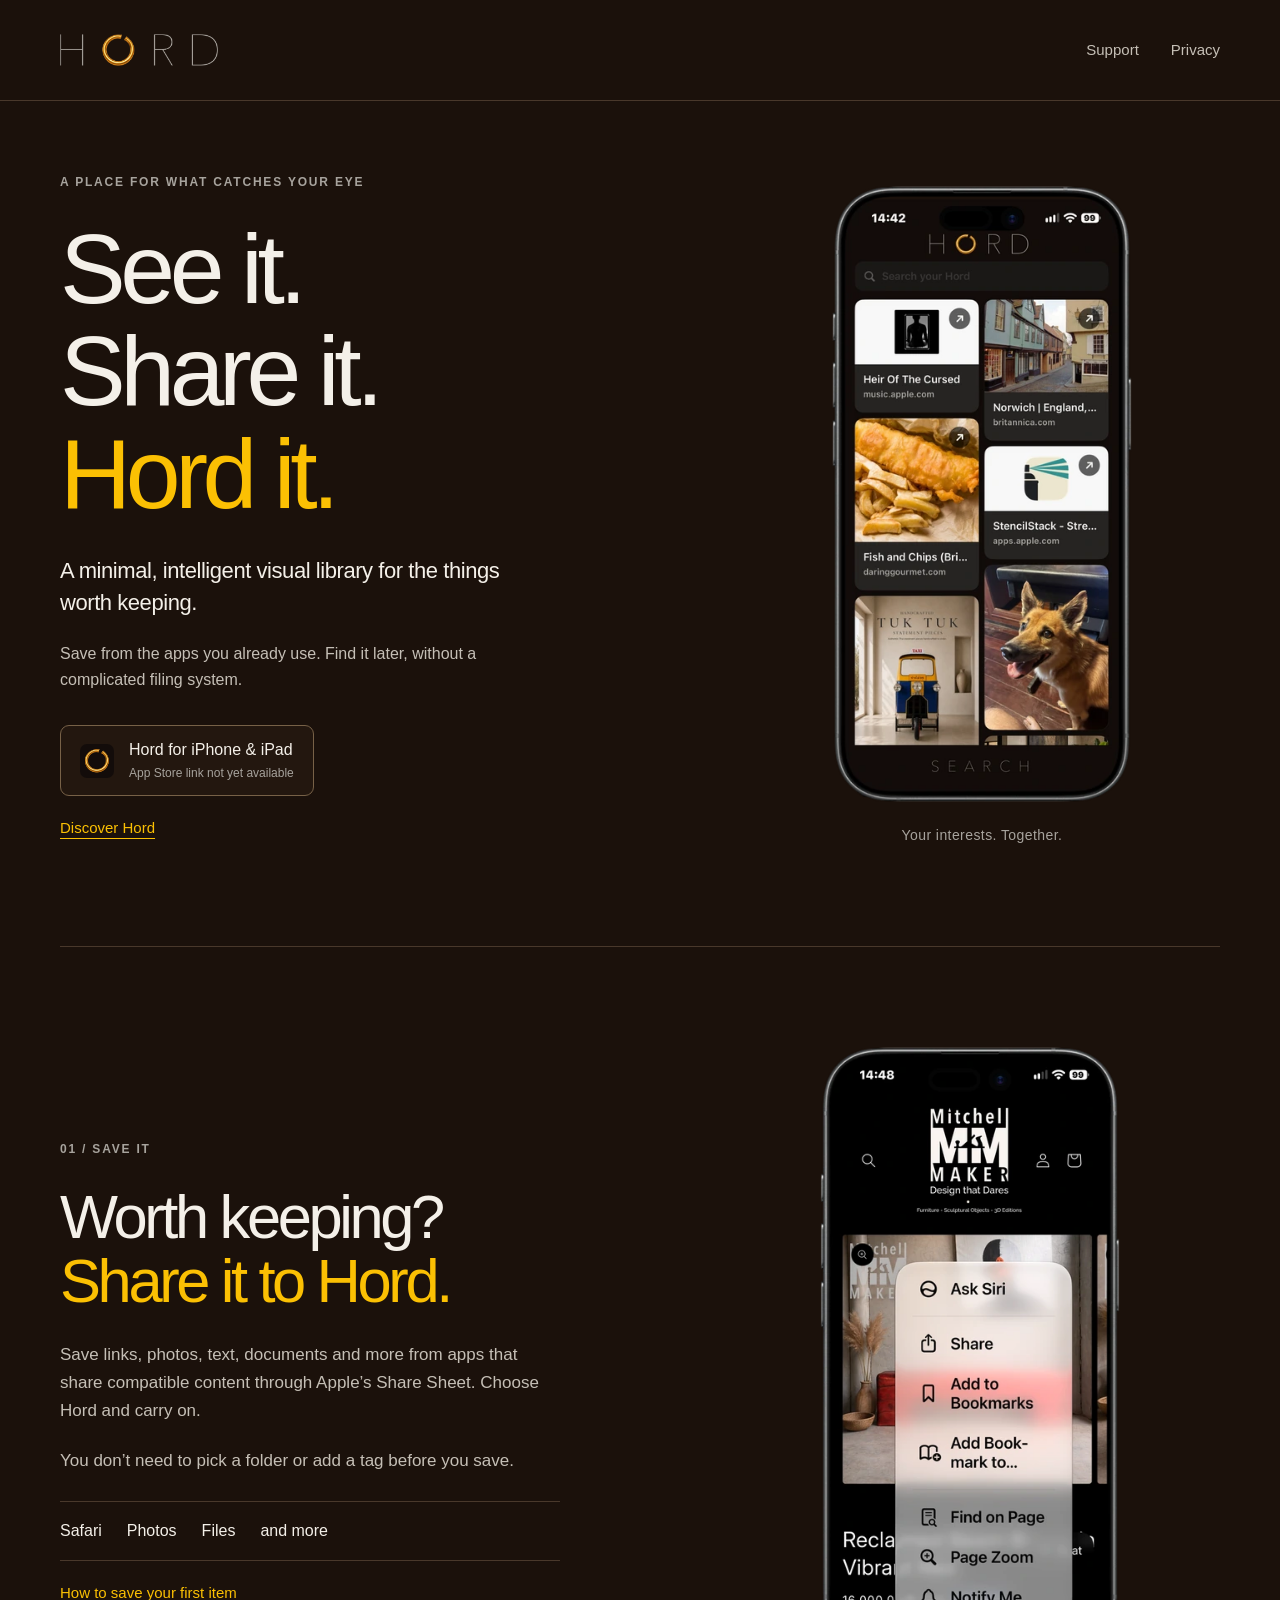
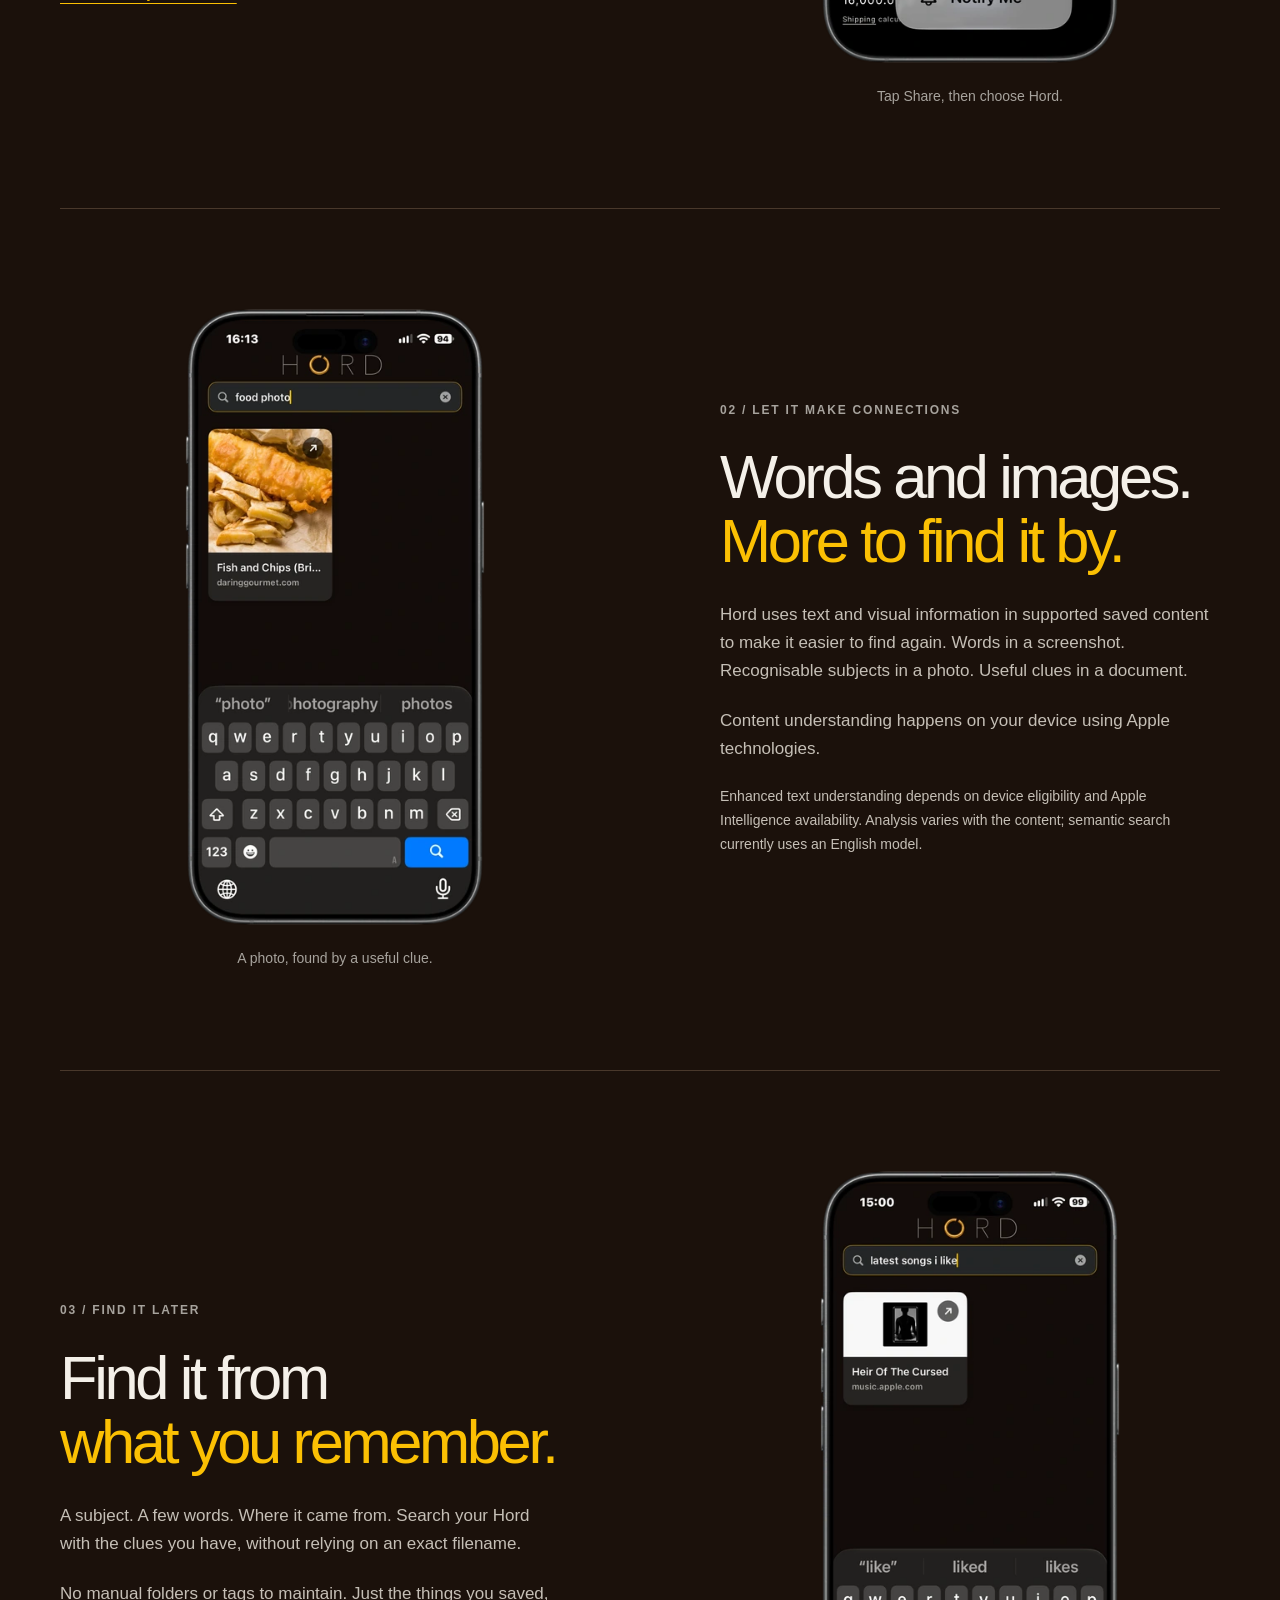
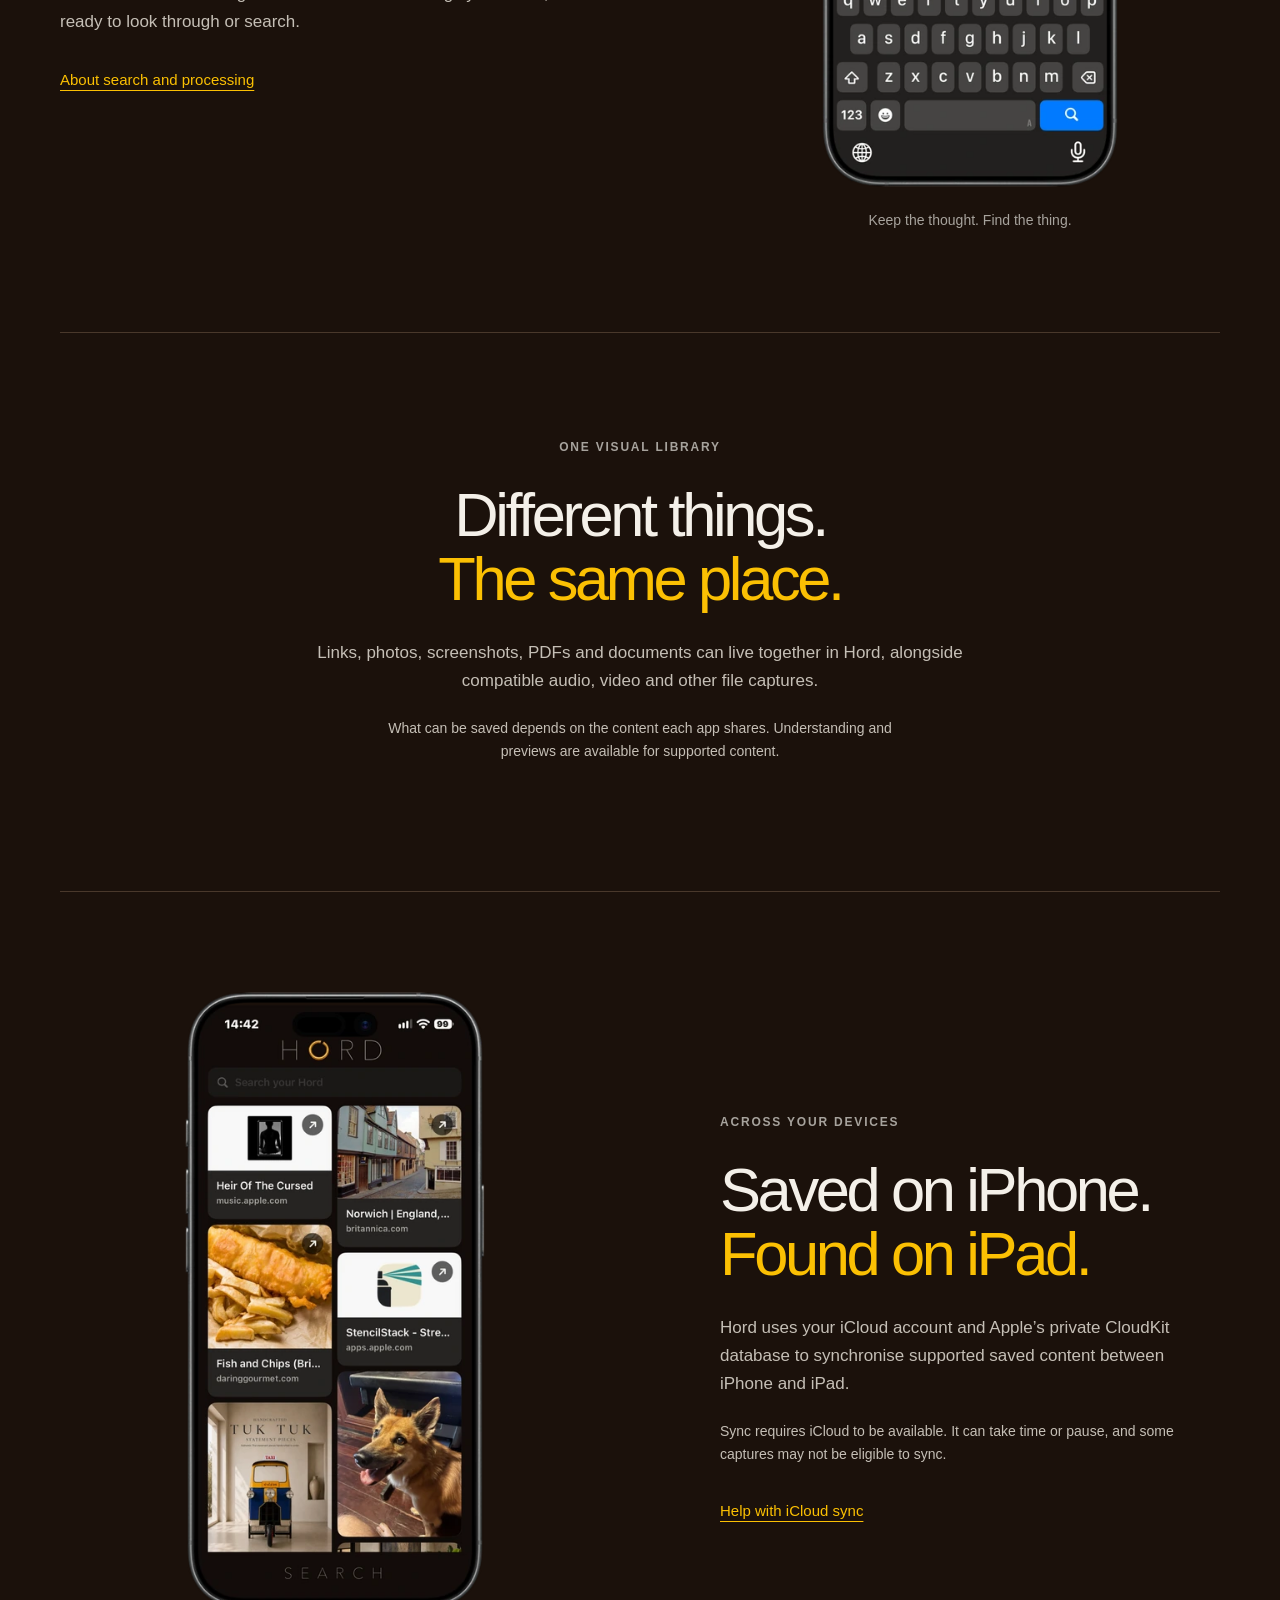
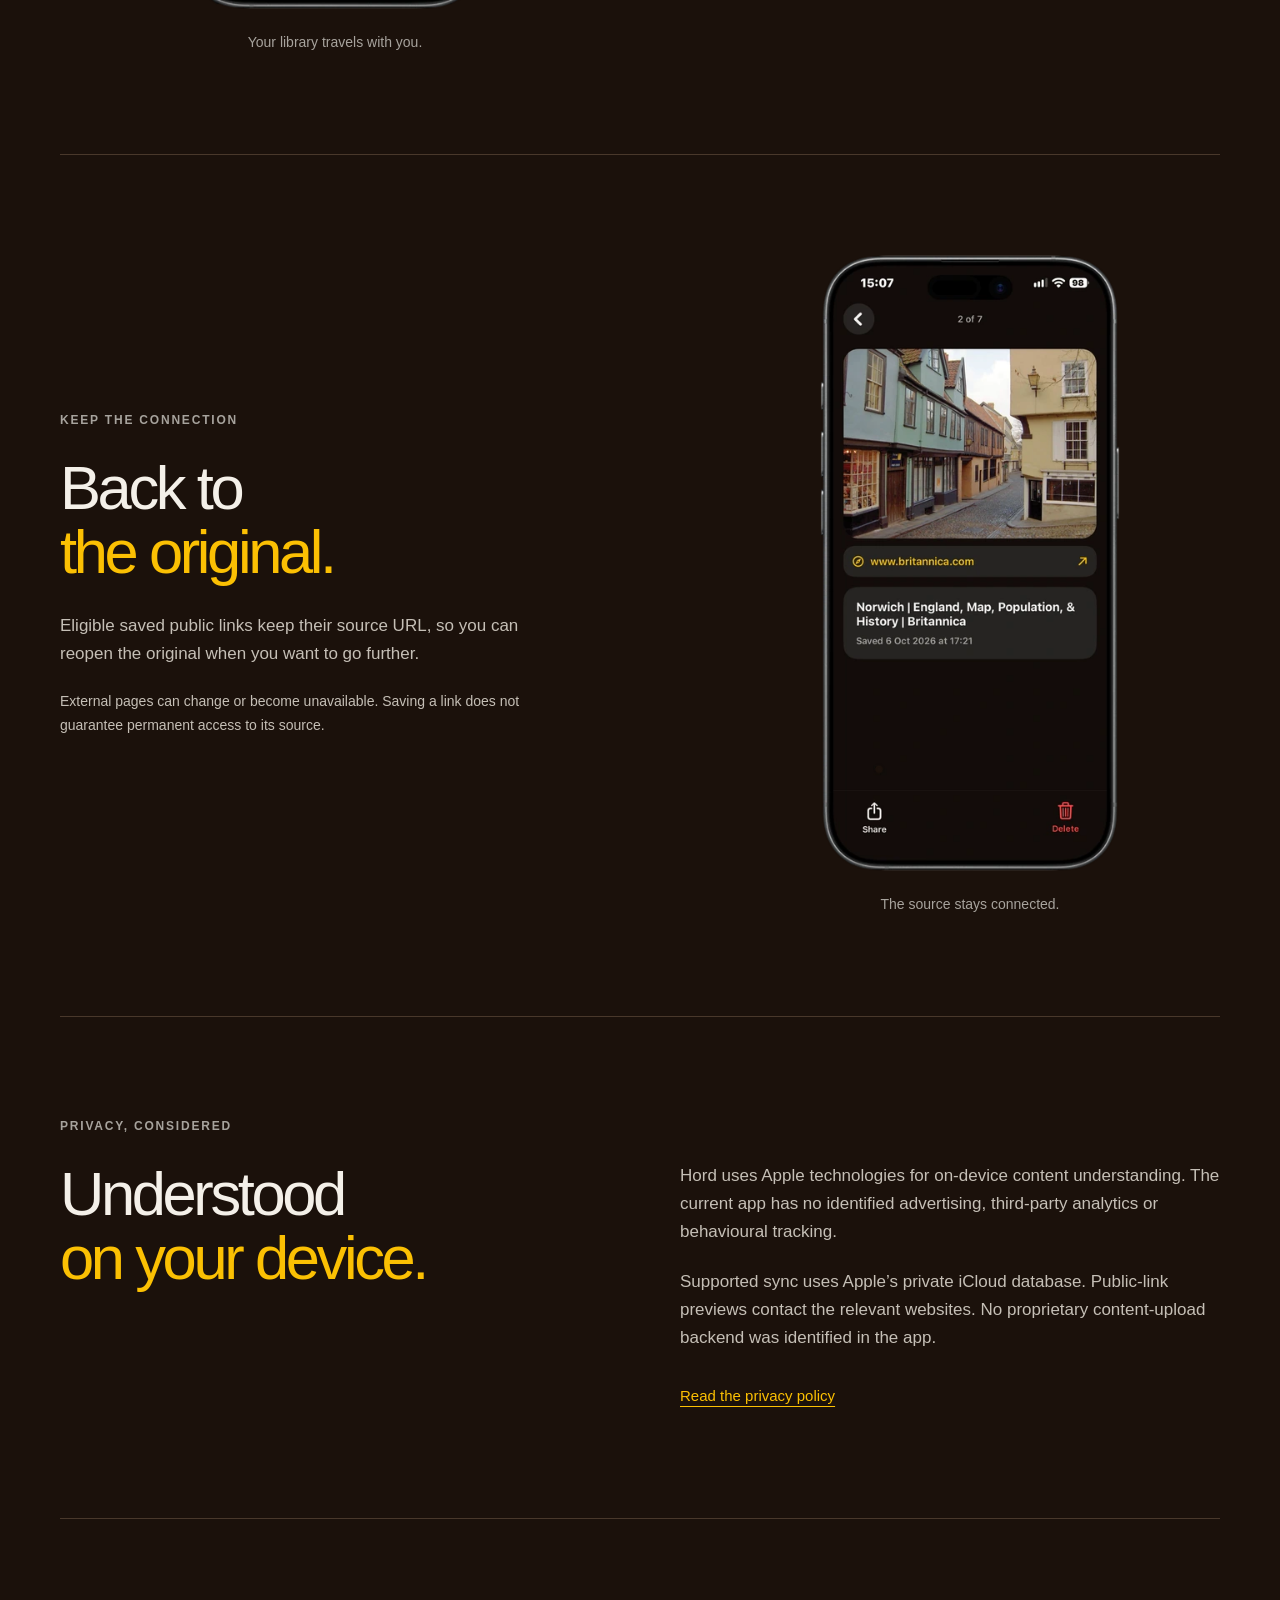
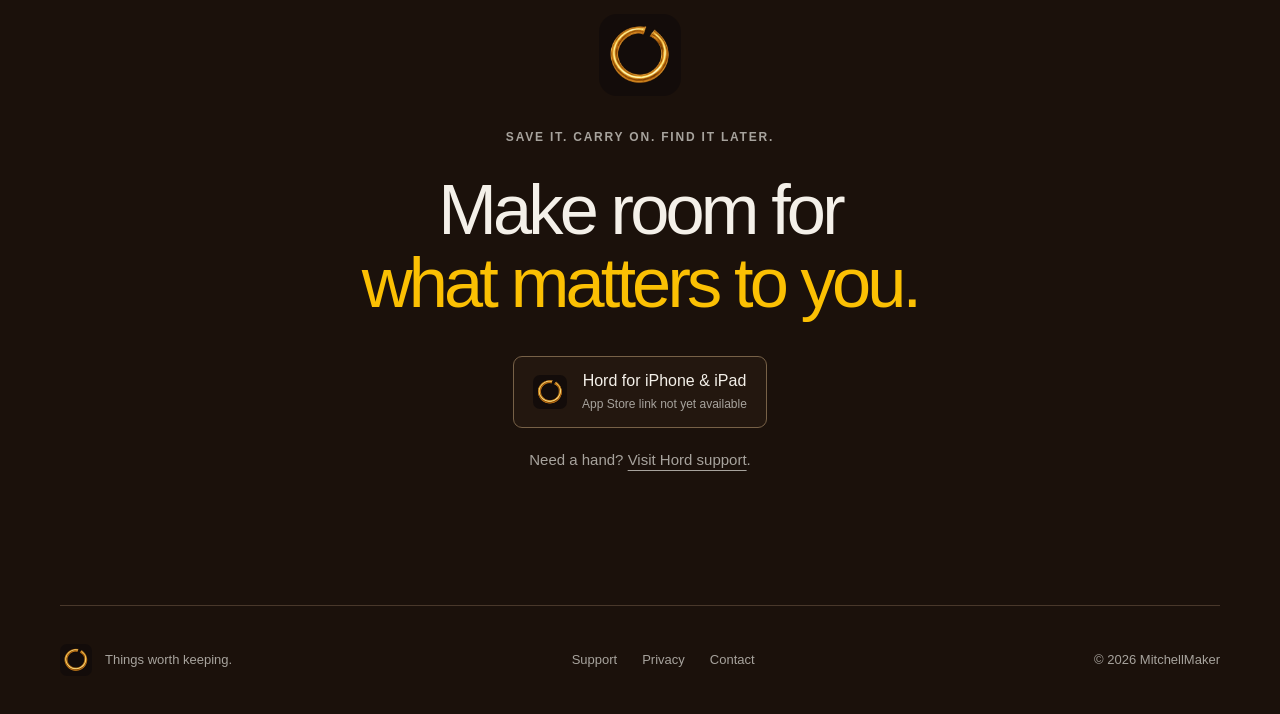
<file: index.html>
<!doctype html>
<html lang="en"><head><meta charset="utf-8"><meta name="viewport" content="width=device-width, initial-scale=1">
<title>Hord — See it. Share it. Hord it.</title><meta name="description" content="A minimal, intelligent visual library for the things worth keeping. Save from the Apple Share Sheet and find things later on iPhone and iPad."><meta name="theme-color" content="#1B110B"><meta name="color-scheme" content="dark">
<meta property="og:type" content="website"><meta property="og:title" content="Hord — See it. Share it. Hord it."><meta property="og:description" content="A minimal, intelligent visual library for the things worth keeping. Save from the Apple Share Sheet and find things later on iPhone and iPad."><meta property="og:image" content="assets/social-preview.png"><meta property="og:image:width" content="1200"><meta property="og:image:height" content="630"><meta property="og:image:alt" content="Hord. See it. Share it. Hord it.">
<meta name="twitter:card" content="summary_large_image"><meta name="twitter:title" content="Hord — See it. Share it. Hord it."><meta name="twitter:description" content="A minimal, intelligent visual library for the things worth keeping. Save from the Apple Share Sheet and find things later on iPhone and iPad."><meta name="twitter:image" content="assets/social-preview.png">
<!-- PUBLIC_ORIGIN_START --><!-- Canonical and absolute social URLs are added when the public origin is confirmed. --><!-- PUBLIC_ORIGIN_END -->
<link rel="icon" href="assets/favicon.png" sizes="32x32"><link rel="apple-touch-icon" href="assets/apple-touch-icon.png"><link rel="stylesheet" href="styles.css"></head><body>
<a class="skip-link" href="#main">Skip to content</a><header class="site-header"><div class="header-inner"><a class="brand" href="./" aria-label="Hord home" aria-current="page"><img src="assets/wordmark.webp" width="540" height="109" alt="Hord"></a><nav aria-label="Main navigation"><a href="support/">Support</a><a href="privacy/">Privacy</a></nav></div></header>
<main id="main">
<section class="hero page-width" aria-labelledby="hero-title"><div class="hero-copy"><p class="eyebrow">A place for what catches your eye</p><h1 id="hero-title">See it.<br>Share it.<br><span>Hord it.</span></h1><p class="hero-position">A minimal, intelligent visual library for the things worth keeping.</p><p class="hero-note">Save from the apps you already use. Find it later, without a complicated filing system.</p><div class="store-status"><img src="assets/app-icon.webp" width="512" height="512" alt=""><div><strong>Hord for iPhone &amp; iPad</strong><span>App Store link not yet available</span></div></div><a class="text-link" href="#save">Discover Hord</a></div><figure class="hero-visual"><img src="assets/library-640.webp" srcset="assets/library-360.webp 360w, assets/library-640.webp 640w, assets/library-960.webp 960w" sizes="(max-width: 700px) 82vw, 340px" width="360" height="740" alt="Hord library showing saved music, a webpage, a food image and photographs." fetchpriority="high" decoding="async"><figcaption>Your interests. Together.</figcaption></figure></section>
<section class="story page-width" id="save" aria-labelledby="save-title"><div class="story-copy"><p class="eyebrow">01 / Save it</p><h2 id="save-title">Worth keeping?<br><span>Share it to Hord.</span></h2><p>Save links, photos, text, documents and more from apps that share compatible content through Apple’s Share Sheet. Choose Hord and carry on.</p><p>You don’t need to pick a folder or add a tag before you save.</p><div class="source-list" aria-label="Example source apps"><span>Safari</span><span>Photos</span><span>Files</span><span>and more</span></div><a class="text-link" href="support/#saving">How to save your first item</a></div><figure class="phone"><img src="assets/share-640.webp" srcset="assets/share-360.webp 360w, assets/share-640.webp 640w, assets/share-960.webp 960w" sizes="(max-width: 700px) 82vw, 340px" width="360" height="739" alt="Safari Share menu on iPhone, the first step in sharing content to Hord." loading="lazy" decoding="async"><figcaption>Tap Share, then choose Hord.</figcaption></figure></section>
<section class="story reverse page-width" id="understand" aria-labelledby="understand-title"><div class="story-copy"><p class="eyebrow">02 / Let it make connections</p><h2 id="understand-title">Words and images.<br><span>More to find it by.</span></h2><p>Hord uses text and visual information in supported saved content to make it easier to find again. Words in a screenshot. Recognisable subjects in a photo. Useful clues in a document.</p><p>Content understanding happens on your device using Apple technologies.</p><p class="fine-print">Enhanced text understanding depends on device eligibility and Apple Intelligence availability. Analysis varies with the content; semantic search currently uses an English model.</p></div><figure class="phone"><img src="assets/understanding-640.webp" srcset="assets/understanding-360.webp 360w, assets/understanding-640.webp 640w, assets/understanding-960.webp 960w" sizes="(max-width: 700px) 82vw, 340px" width="360" height="739" alt="Hord search for “food photo” returns a saved fish and chips image." loading="lazy" decoding="async"><figcaption>A photo, found by a useful clue.</figcaption></figure></section>
<section class="story page-width" id="find" aria-labelledby="find-title"><div class="story-copy"><p class="eyebrow">03 / Find it later</p><h2 id="find-title">Find it from<br><span>what you remember.</span></h2><p>A subject. A few words. Where it came from. Search your Hord with the clues you have, without relying on an exact filename.</p><p>No manual folders or tags to maintain. Just the things you saved, ready to look through or search.</p><a class="text-link" href="support/#finding">About search and processing</a></div><figure class="phone"><img src="assets/search-640.webp" srcset="assets/search-360.webp 360w, assets/search-640.webp 640w, assets/search-960.webp 960w" sizes="(max-width: 700px) 82vw, 340px" width="360" height="739" alt="Hord search for “latest songs I like” showing a saved music link." loading="lazy" decoding="async"><figcaption>Keep the thought. Find the thing.</figcaption></figure></section>
<section class="library-band page-width" aria-labelledby="library-title"><p class="eyebrow">One visual library</p><h2 id="library-title">Different things.<br><span>The same place.</span></h2><p>Links, photos, screenshots, PDFs and documents can live together in Hord, alongside compatible audio, video and other file captures.</p><p class="fine-print">What can be saved depends on the content each app shares. Understanding and previews are available for supported content.</p></section>
<section class="story reverse page-width" id="sync" aria-labelledby="sync-title"><div class="story-copy"><p class="eyebrow">Across your devices</p><h2 id="sync-title">Saved on iPhone.<br><span>Found on iPad.</span></h2><p>Hord uses your iCloud account and Apple’s private CloudKit database to synchronise supported saved content between iPhone and iPad.</p><p class="fine-print">Sync requires iCloud to be available. It can take time or pause, and some captures may not be eligible to sync.</p><a class="text-link" href="support/#syncing">Help with iCloud sync</a></div><figure class="phone"><img src="assets/sync-library-640.webp" srcset="assets/sync-library-360.webp 360w, assets/sync-library-640.webp 640w, assets/sync-library-960.webp 960w" sizes="(max-width: 700px) 82vw, 340px" width="360" height="740" alt="Hord library on iPhone, showing the saved content used in the supplied sync campaign." loading="lazy" decoding="async"><figcaption>Your library travels with you.</figcaption></figure></section>
<section class="story page-width" aria-labelledby="source-title"><div class="story-copy"><p class="eyebrow">Keep the connection</p><h2 id="source-title">Back to<br><span>the original.</span></h2><p>Eligible saved public links keep their source URL, so you can reopen the original when you want to go further.</p><p class="fine-print">External pages can change or become unavailable. Saving a link does not guarantee permanent access to its source.</p></div><figure class="phone"><img src="assets/original-640.webp" srcset="assets/original-360.webp 360w, assets/original-640.webp 640w, assets/original-960.webp 960w" sizes="(max-width: 700px) 82vw, 340px" width="360" height="739" alt="Hord detail view of a saved Norwich webpage, with its original britannica.com source link." loading="lazy" decoding="async"><figcaption>The source stays connected.</figcaption></figure></section>
<section class="privacy-band page-width" aria-labelledby="privacy-title"><div><p class="eyebrow">Privacy, considered</p><h2 id="privacy-title">Understood<br><span>on your device.</span></h2></div><div class="privacy-copy"><p>Hord uses Apple technologies for on-device content understanding. The current app has no identified advertising, third-party analytics or behavioural tracking.</p><p>Supported sync uses Apple’s private iCloud database. Public-link previews contact the relevant websites. No proprietary content-upload backend was identified in the app.</p><a class="text-link" href="privacy/">Read the privacy policy</a></div></section>
<section class="closing page-width" aria-labelledby="closing-title"><img src="assets/app-icon.webp" width="512" height="512" alt="" loading="lazy"><p class="eyebrow">Save it. Carry on. Find it later.</p><h2 id="closing-title">Make room for<br><span>what matters to you.</span></h2><div class="store-status"><img src="assets/app-icon.webp" width="512" height="512" alt=""><div><strong>Hord for iPhone &amp; iPad</strong><span>App Store link not yet available</span></div></div><p>Need a hand? <a href="support/">Visit Hord support</a>.</p></section>
</main><footer class="site-footer"><div class="footer-brand"><img src="assets/app-icon.webp" width="512" height="512" alt="" loading="lazy"><span>Things worth keeping.</span></div><div class="footer-links"><a href="support/">Support</a><a href="privacy/">Privacy</a><a href="mailto:Mitchellmaker.apps@gmail.com">Contact</a></div><p>© 2026 MitchellMaker</p></footer></body></html>
</file>
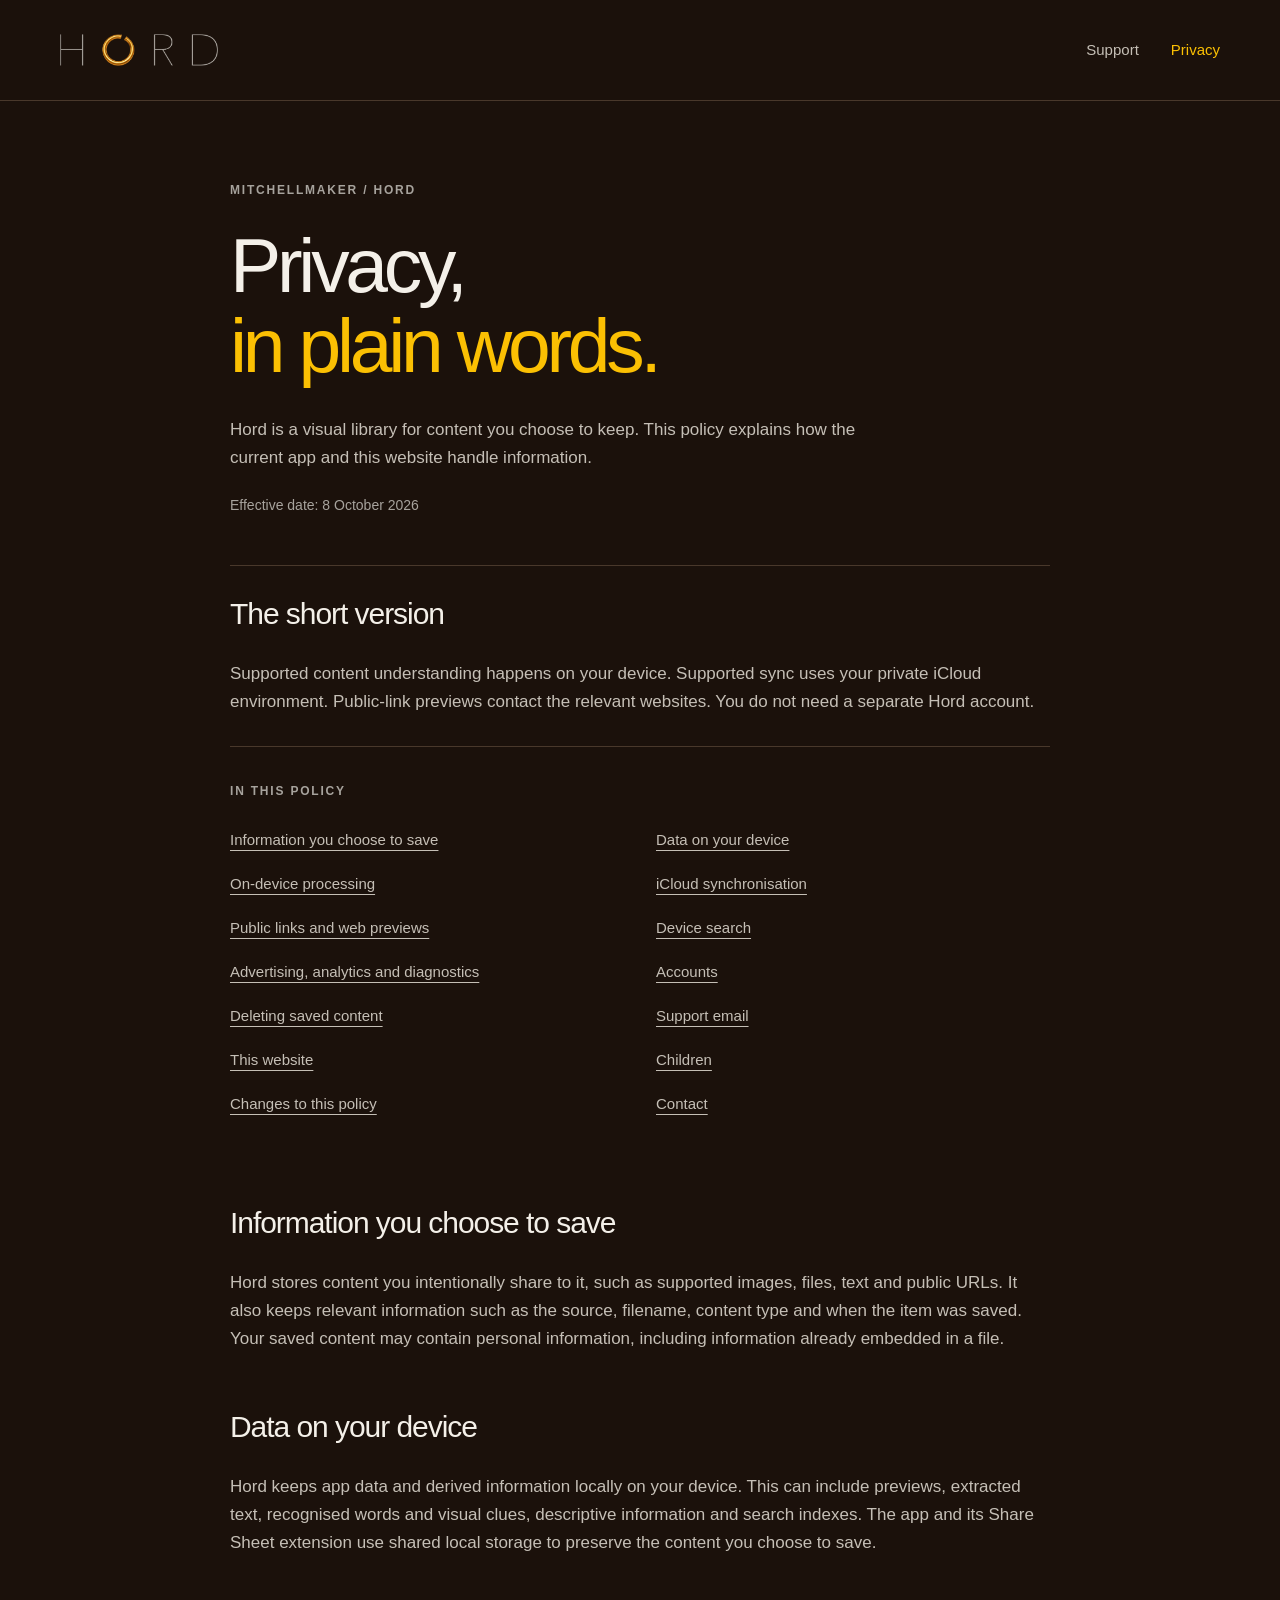
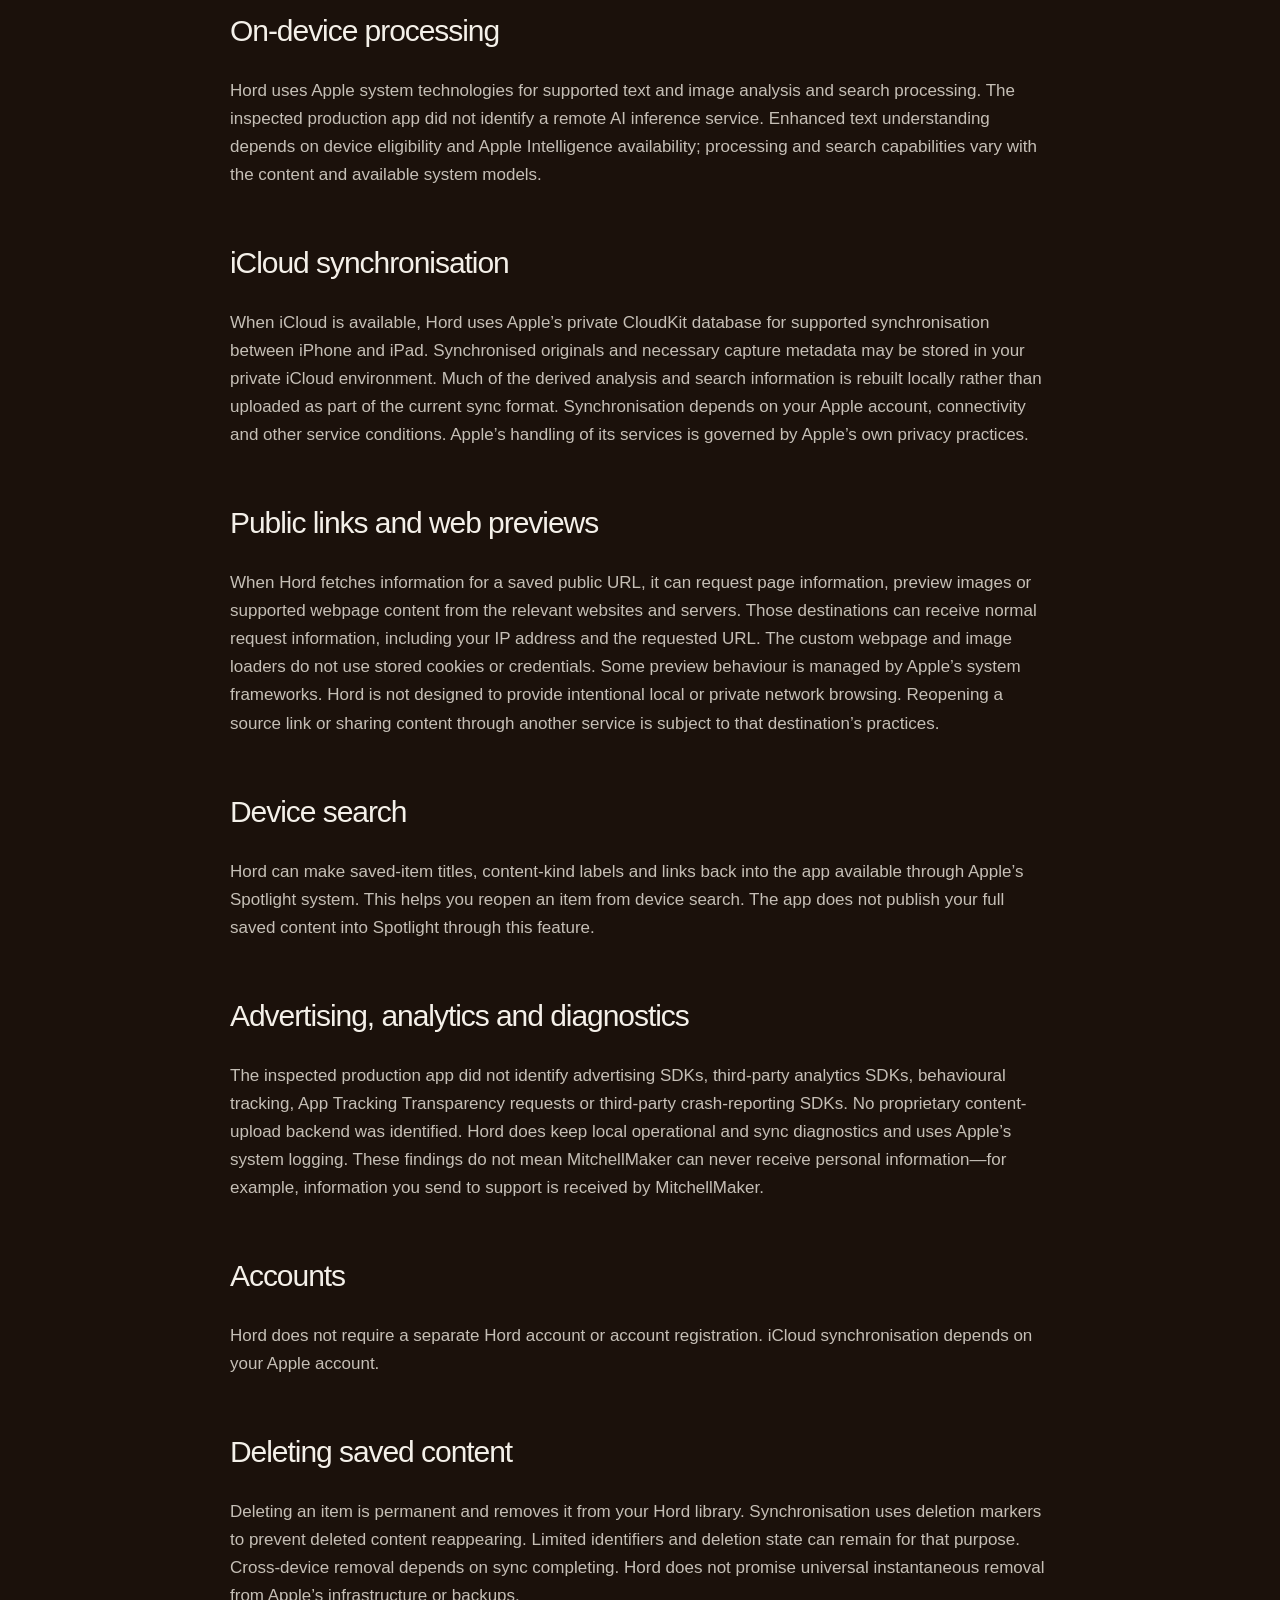
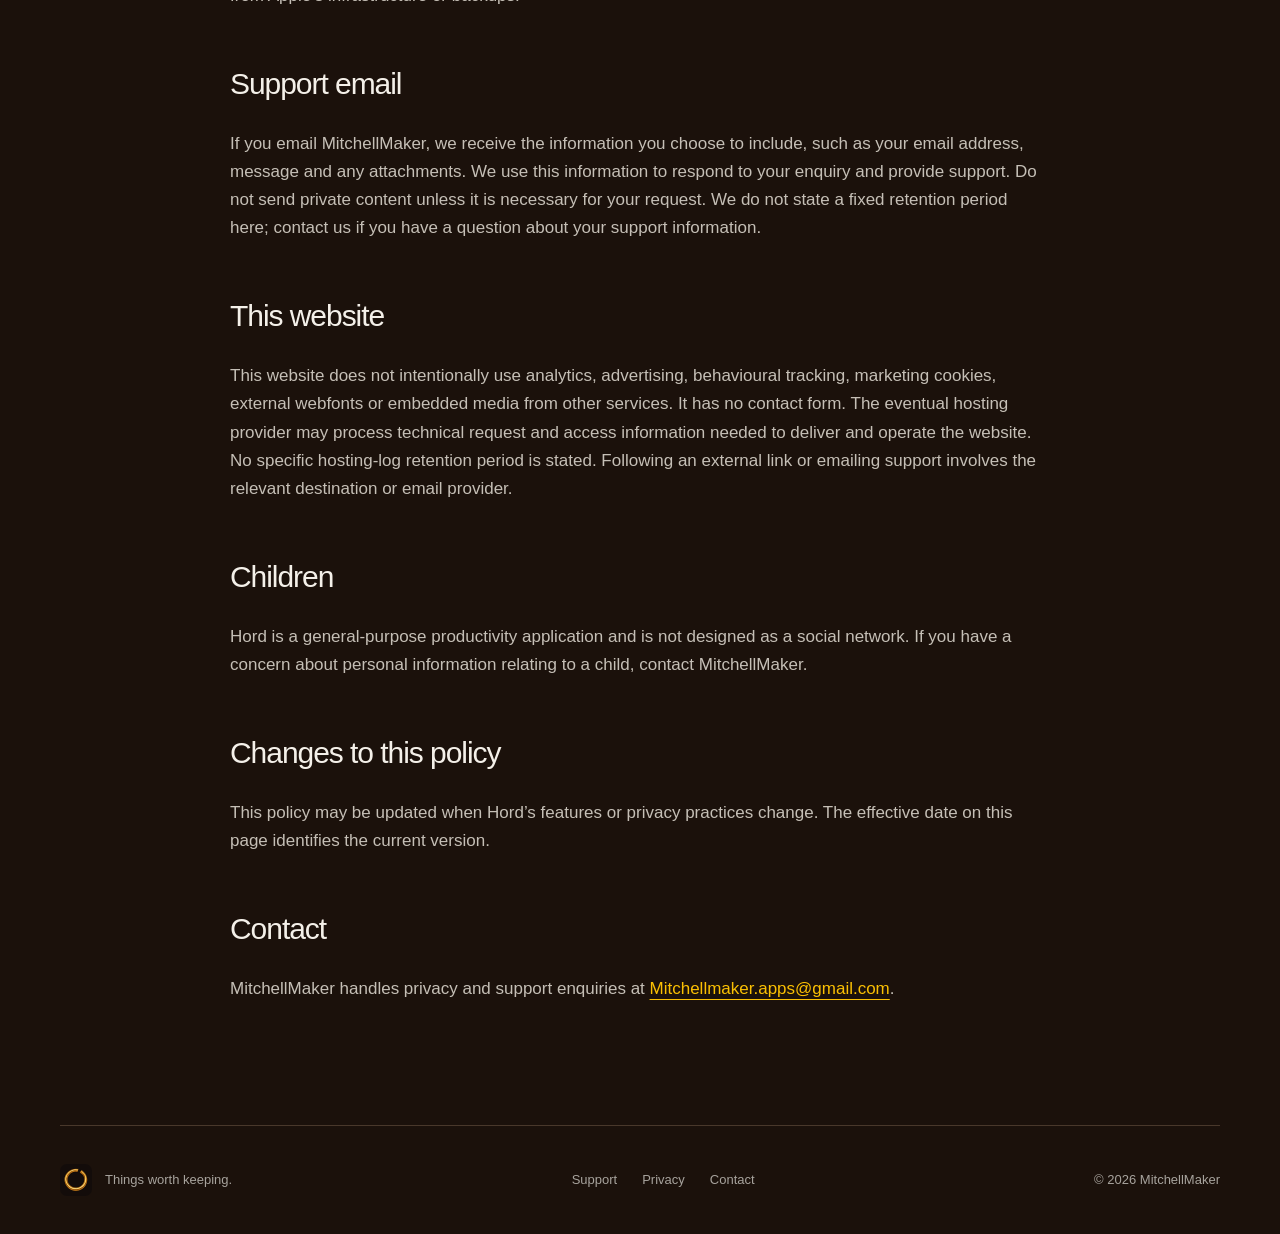
<file: privacy/index.html>
<!doctype html>
<html lang="en"><head><meta charset="utf-8"><meta name="viewport" content="width=device-width, initial-scale=1">
<title>Privacy Policy — Hord</title><meta name="description" content="How Hord handles saved content, on-device processing, iCloud synchronisation, public-link previews, deletion and support information."><meta name="theme-color" content="#1B110B"><meta name="color-scheme" content="dark">
<meta property="og:type" content="website"><meta property="og:title" content="Privacy Policy — Hord"><meta property="og:description" content="How Hord handles saved content, on-device processing, iCloud synchronisation, public-link previews, deletion and support information."><meta property="og:image" content="../assets/social-preview.png"><meta property="og:image:width" content="1200"><meta property="og:image:height" content="630"><meta property="og:image:alt" content="Hord. See it. Share it. Hord it.">
<meta name="twitter:card" content="summary_large_image"><meta name="twitter:title" content="Privacy Policy — Hord"><meta name="twitter:description" content="How Hord handles saved content, on-device processing, iCloud synchronisation, public-link previews, deletion and support information."><meta name="twitter:image" content="../assets/social-preview.png">
<!-- PUBLIC_ORIGIN_START --><!-- Canonical and absolute social URLs are added when the public origin is confirmed. --><!-- PUBLIC_ORIGIN_END -->
<link rel="icon" href="../assets/favicon.png" sizes="32x32"><link rel="apple-touch-icon" href="../assets/apple-touch-icon.png"><link rel="stylesheet" href="../styles.css"></head><body>
<a class="skip-link" href="#main">Skip to content</a><header class="site-header"><div class="header-inner"><a class="brand" href="../" aria-label="Hord home"><img src="../assets/wordmark.webp" width="540" height="109" alt="Hord"></a><nav aria-label="Main navigation"><a href="../support/">Support</a><a href="../privacy/" aria-current="page">Privacy</a></nav></div></header><main id="main" class="document policy page-width"><div class="document-header"><p class="eyebrow">MitchellMaker / Hord</p><h1>Privacy,<br><span>in plain words.</span></h1><p>Hord is a visual library for content you choose to keep. This policy explains how the current app and this website handle information.</p><p class="effective">Effective date: <time datetime="2026-10-08">8 October 2026</time></p></div><section class="policy-summary" aria-labelledby="short-title"><h2 id="short-title">The short version</h2><p>Supported content understanding happens on your device. Supported sync uses your private iCloud environment. Public-link previews contact the relevant websites. You do not need a separate Hord account.</p></section><nav class="policy-contents" aria-label="Privacy policy contents"><p class="eyebrow">In this policy</p><a href="#saved">Information you choose to save</a><a href="#local">Data on your device</a><a href="#processing">On-device processing</a><a href="#icloud">iCloud synchronisation</a><a href="#links">Public links and web previews</a><a href="#spotlight">Device search</a><a href="#analytics">Advertising, analytics and diagnostics</a><a href="#accounts">Accounts</a><a href="#deletion">Deleting saved content</a><a href="#support">Support email</a><a href="#website">This website</a><a href="#children">Children</a><a href="#changes">Changes to this policy</a><a href="#contact">Contact</a></nav><div class="policy-body"><section id="saved" aria-labelledby="saved-title"><h2 id="saved-title">Information you choose to save</h2><p>Hord stores content you intentionally share to it, such as supported images, files, text and public URLs. It also keeps relevant information such as the source, filename, content type and when the item was saved. Your saved content may contain personal information, including information already embedded in a file.</p></section><section id="local" aria-labelledby="local-title"><h2 id="local-title">Data on your device</h2><p>Hord keeps app data and derived information locally on your device. This can include previews, extracted text, recognised words and visual clues, descriptive information and search indexes. The app and its Share Sheet extension use shared local storage to preserve the content you choose to save.</p></section><section id="processing" aria-labelledby="processing-title"><h2 id="processing-title">On-device processing</h2><p>Hord uses Apple system technologies for supported text and image analysis and search processing. The inspected production app did not identify a remote AI inference service. Enhanced text understanding depends on device eligibility and Apple Intelligence availability; processing and search capabilities vary with the content and available system models.</p></section><section id="icloud" aria-labelledby="icloud-title"><h2 id="icloud-title">iCloud synchronisation</h2><p>When iCloud is available, Hord uses Apple’s private CloudKit database for supported synchronisation between iPhone and iPad. Synchronised originals and necessary capture metadata may be stored in your private iCloud environment. Much of the derived analysis and search information is rebuilt locally rather than uploaded as part of the current sync format. Synchronisation depends on your Apple account, connectivity and other service conditions. Apple’s handling of its services is governed by Apple’s own privacy practices.</p></section><section id="links" aria-labelledby="links-title"><h2 id="links-title">Public links and web previews</h2><p>When Hord fetches information for a saved public URL, it can request page information, preview images or supported webpage content from the relevant websites and servers. Those destinations can receive normal request information, including your IP address and the requested URL. The custom webpage and image loaders do not use stored cookies or credentials. Some preview behaviour is managed by Apple’s system frameworks. Hord is not designed to provide intentional local or private network browsing. Reopening a source link or sharing content through another service is subject to that destination’s practices.</p></section><section id="spotlight" aria-labelledby="spotlight-title"><h2 id="spotlight-title">Device search</h2><p>Hord can make saved-item titles, content-kind labels and links back into the app available through Apple’s Spotlight system. This helps you reopen an item from device search. The app does not publish your full saved content into Spotlight through this feature.</p></section><section id="analytics" aria-labelledby="analytics-title"><h2 id="analytics-title">Advertising, analytics and diagnostics</h2><p>The inspected production app did not identify advertising SDKs, third-party analytics SDKs, behavioural tracking, App Tracking Transparency requests or third-party crash-reporting SDKs. No proprietary content-upload backend was identified. Hord does keep local operational and sync diagnostics and uses Apple’s system logging. These findings do not mean MitchellMaker can never receive personal information—for example, information you send to support is received by MitchellMaker.</p></section><section id="accounts" aria-labelledby="accounts-title"><h2 id="accounts-title">Accounts</h2><p>Hord does not require a separate Hord account or account registration. iCloud synchronisation depends on your Apple account.</p></section><section id="deletion" aria-labelledby="deletion-title"><h2 id="deletion-title">Deleting saved content</h2><p>Deleting an item is permanent and removes it from your Hord library. Synchronisation uses deletion markers to prevent deleted content reappearing. Limited identifiers and deletion state can remain for that purpose. Cross-device removal depends on sync completing. Hord does not promise universal instantaneous removal from Apple’s infrastructure or backups.</p></section><section id="support" aria-labelledby="support-title"><h2 id="support-title">Support email</h2><p>If you email MitchellMaker, we receive the information you choose to include, such as your email address, message and any attachments. We use this information to respond to your enquiry and provide support. Do not send private content unless it is necessary for your request. We do not state a fixed retention period here; contact us if you have a question about your support information.</p></section><section id="website" aria-labelledby="website-title"><h2 id="website-title">This website</h2><p>This website does not intentionally use analytics, advertising, behavioural tracking, marketing cookies, external webfonts or embedded media from other services. It has no contact form. The eventual hosting provider may process technical request and access information needed to deliver and operate the website. No specific hosting-log retention period is stated. Following an external link or emailing support involves the relevant destination or email provider.</p></section><section id="children" aria-labelledby="children-title"><h2 id="children-title">Children</h2><p>Hord is a general-purpose productivity application and is not designed as a social network. If you have a concern about personal information relating to a child, contact MitchellMaker.</p></section><section id="changes" aria-labelledby="changes-title"><h2 id="changes-title">Changes to this policy</h2><p>This policy may be updated when Hord’s features or privacy practices change. The effective date on this page identifies the current version.</p></section><section id="contact" aria-labelledby="contact-title"><h2 id="contact-title">Contact</h2><p>MitchellMaker handles privacy and support enquiries at <a href="mailto:Mitchellmaker.apps@gmail.com">Mitchellmaker.apps@gmail.com</a>.</p></section></div></main><footer class="site-footer"><div class="footer-brand"><img src="../assets/app-icon.webp" width="512" height="512" alt="" loading="lazy"><span>Things worth keeping.</span></div><div class="footer-links"><a href="../support/">Support</a><a href="../privacy/">Privacy</a><a href="mailto:Mitchellmaker.apps@gmail.com">Contact</a></div><p>© 2026 MitchellMaker</p></footer></body></html>
</file>
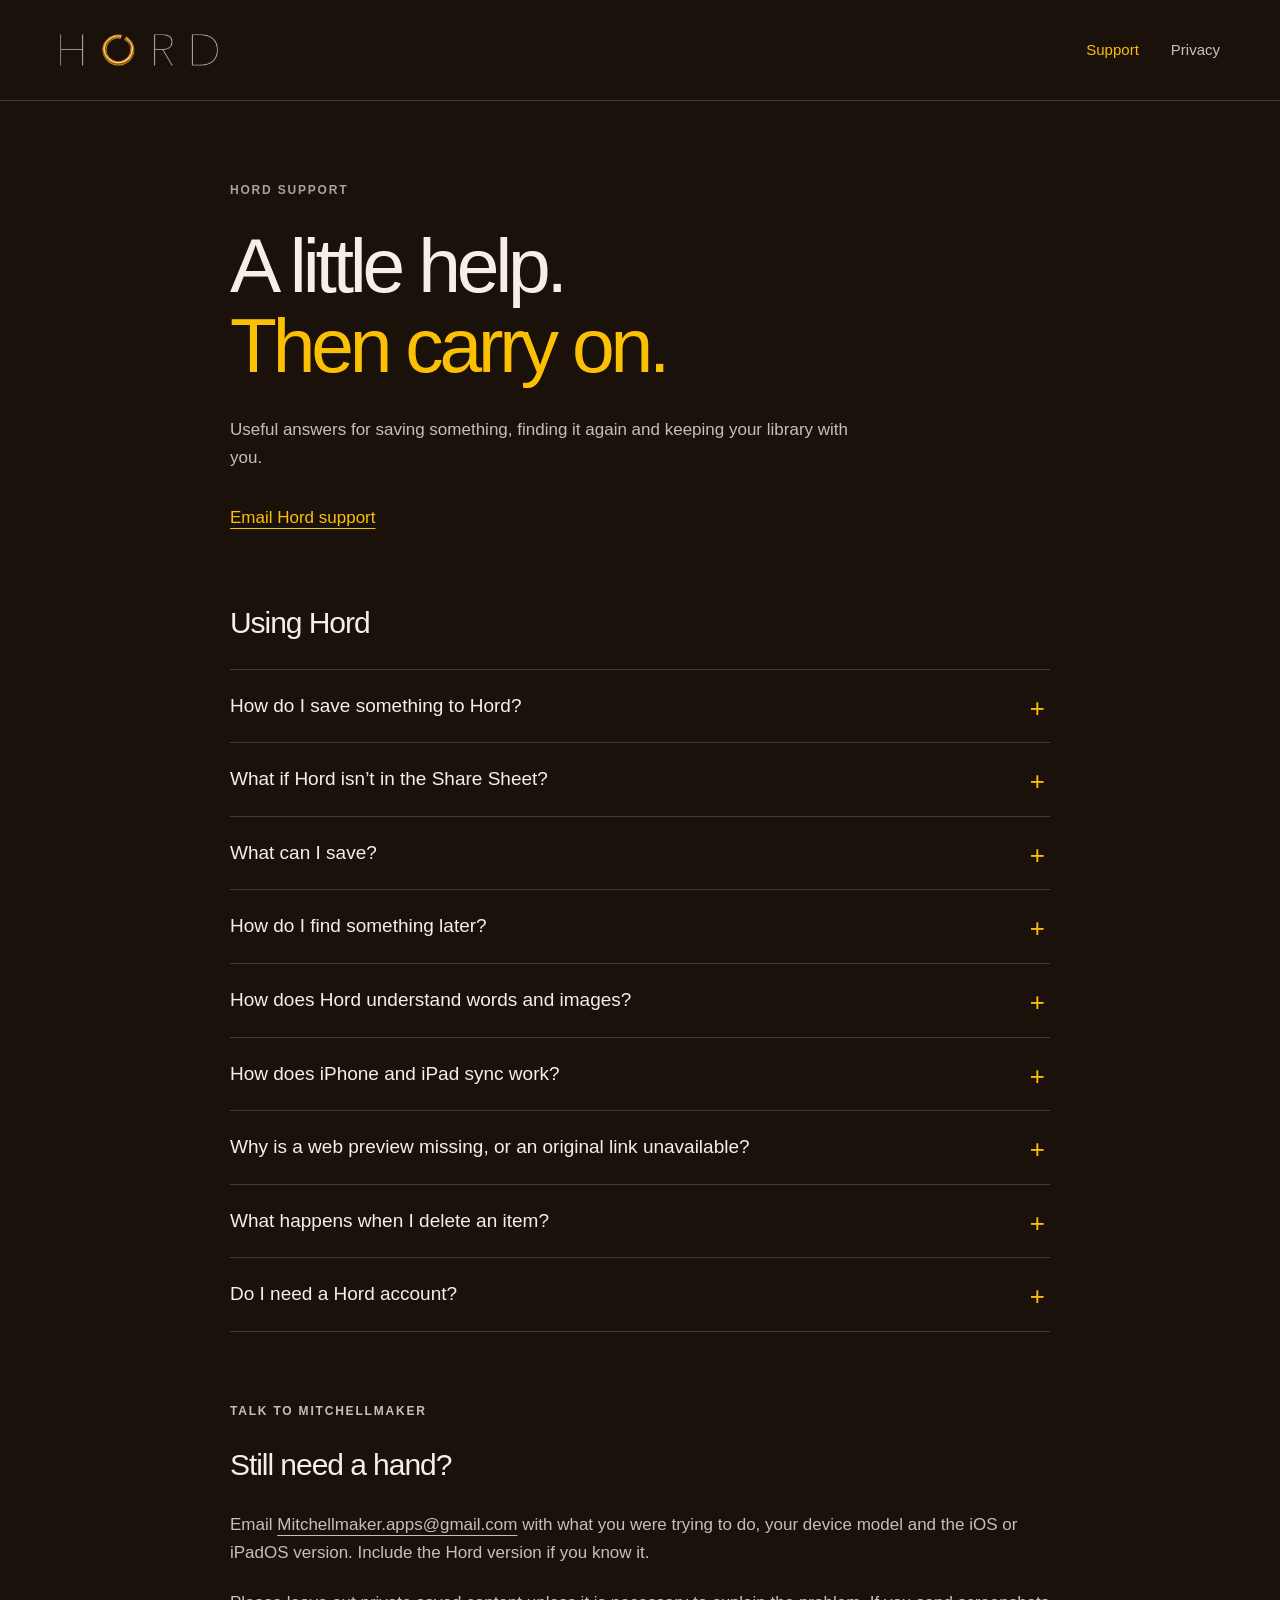
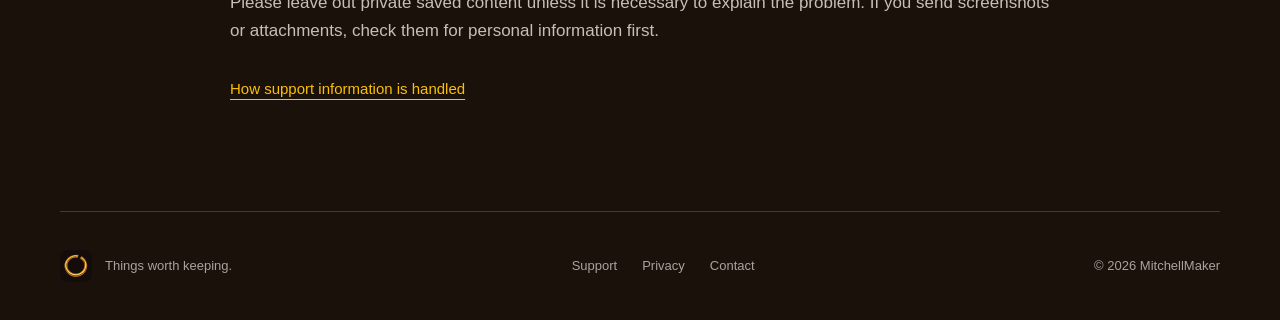
<file: support/index.html>
<!doctype html>
<html lang="en"><head><meta charset="utf-8"><meta name="viewport" content="width=device-width, initial-scale=1">
<title>Support — Hord</title><meta name="description" content="Help with saving to Hord, searching, on-device understanding, iCloud sync and deleting items. Contact MitchellMaker support."><meta name="theme-color" content="#1B110B"><meta name="color-scheme" content="dark">
<meta property="og:type" content="website"><meta property="og:title" content="Support — Hord"><meta property="og:description" content="Help with saving to Hord, searching, on-device understanding, iCloud sync and deleting items. Contact MitchellMaker support."><meta property="og:image" content="../assets/social-preview.png"><meta property="og:image:width" content="1200"><meta property="og:image:height" content="630"><meta property="og:image:alt" content="Hord. See it. Share it. Hord it.">
<meta name="twitter:card" content="summary_large_image"><meta name="twitter:title" content="Support — Hord"><meta name="twitter:description" content="Help with saving to Hord, searching, on-device understanding, iCloud sync and deleting items. Contact MitchellMaker support."><meta name="twitter:image" content="../assets/social-preview.png">
<!-- PUBLIC_ORIGIN_START --><!-- Canonical and absolute social URLs are added when the public origin is confirmed. --><!-- PUBLIC_ORIGIN_END -->
<link rel="icon" href="../assets/favicon.png" sizes="32x32"><link rel="apple-touch-icon" href="../assets/apple-touch-icon.png"><link rel="stylesheet" href="../styles.css"></head><body>
<a class="skip-link" href="#main">Skip to content</a><header class="site-header"><div class="header-inner"><a class="brand" href="../" aria-label="Hord home"><img src="../assets/wordmark.webp" width="540" height="109" alt="Hord"></a><nav aria-label="Main navigation"><a href="../support/" aria-current="page">Support</a><a href="../privacy/">Privacy</a></nav></div></header><main id="main" class="document page-width"><div class="document-header"><p class="eyebrow">Hord support</p><h1>A little help.<br><span>Then carry on.</span></h1><p>Useful answers for saving something, finding it again and keeping your library with you.</p><a class="contact-link" href="mailto:Mitchellmaker.apps@gmail.com">Email Hord support</a></div><section class="faq" aria-labelledby="questions-title"><h2 id="questions-title">Using Hord</h2><details id="saving"><summary>How do I save something to Hord?</summary><div class="answer"><p>In Safari, Photos, Files or another compatible app, open Apple’s Share Sheet and choose Hord. Wait for the save to finish, then carry on. Open Hord to browse and process your saved items.</p></div></details><details id="favourites"><summary>What if Hord isn’t in the Share Sheet?</summary><div class="answer"><p>Swipe to the end of the app row, tap More, then use Edit to add Hord to your Favourites. Hord appears when the source app supplies compatible content. The exact controls can vary with your version of iOS or iPadOS.</p></div></details><details id="content"><summary>What can I save?</summary><div class="answer"><p>Hord supports captures of public web links, shared or selected text, images, PDFs, video, audio and other file attachments. What arrives in Hord depends on what the source app supplies. Not every file format has a preview or content understanding.</p></div></details><details id="finding"><summary>How do I find something later?</summary><div class="answer"><p>Browse the visual library or search with words and clues you remember: a subject, text, source or content type. You don’t need to maintain manual folders or tags. Results depend on the available information and completed processing; search cannot guarantee a match.</p></div></details><details id="processing"><summary>How does Hord understand words and images?</summary><div class="answer"><p>Hord uses Apple technologies on your device to extract supported text and visual clues. Enhanced text understanding depends on an eligible device, Apple Intelligence being enabled and the model being ready. Some analysis may remain pending. Semantic search currently uses an English model, so it does not offer equivalent semantic retrieval in every language.</p></div></details><details id="syncing"><summary>How does iPhone and iPad sync work?</summary><div class="answer"><p>Use the same Apple account with iCloud available on both devices. Hord uses Apple’s private CloudKit database to synchronise supported captures. Open Hord on each device and allow time for processing and sync. Network, account or storage conditions can pause sync; some captures may not qualify. If it remains unavailable, contact support without deleting your library.</p></div></details><details id="previews"><summary>Why is a web preview missing, or an original link unavailable?</summary><div class="answer"><p>Hord requests information from eligible public websites to create previews and extract supported content. A site may block the request, change, require access Hord does not have, or be offline. An eligible saved source link can be reopened, but Hord cannot guarantee that an external page remains available.</p></div></details><details id="deleting"><summary>What happens when I delete an item?</summary><div class="answer"><p>Deleting an item is permanent and removes it from your Hord library. Sync uses deletion markers to prevent deleted content reappearing. Removal across devices depends on sync, and Hord does not promise instantaneous removal from Apple’s infrastructure or backups.</p></div></details><details id="accounts"><summary>Do I need a Hord account?</summary><div class="answer"><p>No separate Hord account or registration is required. iCloud synchronisation depends on your Apple account.</p></div></details></section><section class="contact-section" aria-labelledby="contact-title"><p class="eyebrow">Talk to MitchellMaker</p><h2 id="contact-title">Still need a hand?</h2><p>Email <a href="mailto:Mitchellmaker.apps@gmail.com">Mitchellmaker.apps@gmail.com</a> with what you were trying to do, your device model and the iOS or iPadOS version. Include the Hord version if you know it.</p><p>Please leave out private saved content unless it is necessary to explain the problem. If you send screenshots or attachments, check them for personal information first.</p><a class="text-link" href="../privacy/">How support information is handled</a></section></main><footer class="site-footer"><div class="footer-brand"><img src="../assets/app-icon.webp" width="512" height="512" alt="" loading="lazy"><span>Things worth keeping.</span></div><div class="footer-links"><a href="../support/">Support</a><a href="../privacy/">Privacy</a><a href="mailto:Mitchellmaker.apps@gmail.com">Contact</a></div><p>© 2026 MitchellMaker</p></footer></body></html>
</file>
<file: styles.css>
:root{--bg:#1b110b;--gold:#fbc003;--silver:#a7a39d;--text:#f4f0e9;--line:#49382b;--muted:#c5bfb6;--page:1160px}*{box-sizing:border-box}html{scroll-behavior:smooth;scroll-padding-top:100px}body{margin:0;background:var(--bg);color:var(--text);font-family:-apple-system,BlinkMacSystemFont,"Segoe UI",Helvetica,Arial,sans-serif;font-size:17px;line-height:1.65;-webkit-font-smoothing:antialiased}a{color:inherit;text-underline-offset:5px}a:hover{color:var(--gold)}a:focus-visible,summary:focus-visible{outline:3px solid var(--gold);outline-offset:6px}img{display:block;max-width:100%;height:auto}figure{margin:0}h1,h2,p{margin-top:0}h1,h2{font-weight:500;line-height:1.04;letter-spacing:-.055em}h1 span,h2 span{color:var(--gold)}h1{font-size:clamp(64px,7.7vw,100px);margin-bottom:30px}h2{font-size:clamp(38px,4.8vw,62px);margin-bottom:28px}p{margin-bottom:22px}figure figcaption{font-size:14px;color:var(--silver);text-align:center;margin-top:22px}.page-width{width:min(var(--page),calc(100% - 100px));margin-inline:auto}.skip-link{position:absolute;top:8px;left:16px;transform:translateY(-160%);background:var(--gold);color:var(--bg);padding:12px 18px;z-index:10}.skip-link:focus{transform:none}.site-header{border-bottom:1px solid var(--line)}.header-inner{width:min(var(--page),calc(100% - 100px));margin:auto;min-height:100px;display:flex;justify-content:space-between;align-items:center;gap:30px}.brand{display:flex;align-items:center;min-height:48px;flex-shrink:0}.brand img{width:158px}.site-header nav{display:flex;gap:32px}.site-header nav a{min-height:48px;display:flex;align-items:center;text-decoration:none;font-size:15px;color:var(--muted)}.site-header nav a:hover,.site-header nav a[aria-current]{color:var(--gold)}.eyebrow{text-transform:uppercase;letter-spacing:.15em;font-size:12px;font-weight:600;color:var(--silver);margin-bottom:25px}.hero{display:grid;grid-template-columns:1.3fr 1fr;gap:65px;align-items:center;padding-block:72px 86px}.hero-position{font-size:22px;line-height:1.45;max-width:480px;color:var(--text);letter-spacing:-.02em}.hero-note{color:var(--muted);max-width:420px;font-size:16px}.hero-visual{justify-self:center}.hero-visual img{width:300px}.hero-visual figcaption{letter-spacing:.03em}.store-status{display:inline-flex;align-items:center;gap:15px;padding:14px 19px;border:1px solid #776147;border-radius:9px;line-height:1.3;margin:9px 0 20px;background:#23170f}.store-status strong{display:block;font-size:16px;font-weight:500}.store-status span:not(.store-symbol){display:block;font-size:12px;color:var(--silver);margin-top:5px}.store-symbol{font-size:26px;color:var(--gold)}.hero .text-link{display:block;width:fit-content}.text-link{font-size:15px;color:var(--gold);display:inline-flex;align-items:center;min-height:44px;text-decoration:underline}.story{display:grid;grid-template-columns:1.1fr 1fr;gap:110px;align-items:center;padding-block:100px;border-top:1px solid var(--line)}.story-copy{max-width:500px}.story-copy>p:not(.eyebrow){color:var(--muted)}.story-copy .fine-print{color:var(--silver)}.reverse .story-copy{grid-column:2;grid-row:1}.reverse .phone{grid-column:1;grid-row:1}.phone{justify-self:center}.phone img{width:300px}.source-list{display:flex;flex-wrap:wrap;gap:12px 25px;margin:26px 0 10px;padding-block:16px;border-top:1px solid var(--line);border-bottom:1px solid var(--line);font-size:16px;color:var(--text)}.fine-print{font-size:14px;line-height:1.7;color:var(--silver)}.library-band{padding-block:105px;border-top:1px solid var(--line);text-align:center}.library-band p{max-width:650px;margin-inline:auto}.library-band>p:not(.eyebrow){color:var(--muted)}.library-band .fine-print{max-width:540px;color:var(--silver)}.privacy-band{display:grid;grid-template-columns:1fr 1fr;gap:80px;padding-block:100px;border-top:1px solid var(--line);align-items:start}.privacy-copy{padding-top:45px;color:var(--muted)}.closing{text-align:center;border-top:1px solid var(--line);padding-block:95px 110px}.closing>img{width:82px;border-radius:18px;margin:0 auto 32px}.closing h2{font-size:clamp(42px,5.5vw,72px)}.closing>p:last-child{color:var(--silver);font-size:15px}.site-footer{width:min(var(--page),calc(100% - 100px));margin:auto;padding:32px 0;display:flex;align-items:center;justify-content:space-between;gap:25px;border-top:1px solid var(--line);font-size:13px;color:var(--silver)}.footer-brand{display:flex;gap:13px;align-items:center}.footer-brand img{width:32px;border-radius:7px}.footer-links{display:flex;gap:25px}.footer-links a{min-height:44px;display:flex;align-items:center;text-decoration:none}.site-footer>p{margin:0}.document{max-width:820px;padding-block:80px 100px}.document-header h1{font-size:clamp(52px,6vw,78px)}.document-header>p:not(.eyebrow){max-width:650px;color:var(--muted)}.contact-link{display:inline-flex;align-items:center;min-height:48px;color:var(--gold);margin-bottom:38px}.faq>h2,.contact-section h2,.policy h2{font-size:30px;letter-spacing:-.035em;line-height:1.2}.faq{margin-top:25px}.faq details{border-top:1px solid var(--line);scroll-margin-top:35px}.faq details:last-child{border-bottom:1px solid var(--line)}summary{list-style:none;cursor:pointer;padding:23px 38px 23px 0;position:relative;font-size:19px;line-height:1.4}summary::-webkit-details-marker{display:none}summary:after{content:'+';position:absolute;right:5px;top:20px;color:var(--gold);font-size:26px;font-weight:300}details[open] summary:after{content:'−'}details[open] summary{color:var(--gold)}.answer{padding:0 40px 12px 0;max-width:740px;color:var(--muted)}.contact-section{padding-top:70px}.contact-section p{color:var(--muted)}.policy .document-header{padding-bottom:26px}.effective{font-size:14px;color:var(--silver)!important}.policy-summary{padding:30px 0;border-top:1px solid var(--line);border-bottom:1px solid var(--line);color:var(--muted)}.policy-summary h2{color:var(--text)}.policy-summary p{margin-bottom:0}.policy-contents{padding:35px 0 45px;display:grid;grid-template-columns:1fr 1fr;column-gap:32px}.policy-contents .eyebrow{grid-column:1/-1;margin-bottom:16px}.policy-contents a{font-size:15px;color:var(--muted);min-height:44px;display:flex;align-items:center;line-height:1.4}.policy-body section{padding-top:34px;scroll-margin-top:30px}.policy-body p{color:var(--muted)}.policy-body a{color:var(--gold);overflow-wrap:anywhere}
@media(min-width:1500px){.hero{padding-block:90px}.hero-visual img{width:330px}}
@media(max-width:1000px){.page-width,.header-inner,.site-footer{width:calc(100% - 64px)}.hero{gap:35px}.hero-visual img{width:275px}.story{gap:55px;padding-block:75px}.phone img{width:270px}.privacy-band{gap:45px}.site-footer{flex-wrap:wrap}.hero-position{font-size:20px}}
@media(max-width:700px){html{scroll-padding-top:25px}body{font-size:16px}.page-width,.header-inner,.site-footer{width:calc(100% - 40px)}.header-inner{min-height:80px;gap:15px}.brand img{width:110px}.site-header nav{gap:18px}.site-header nav a{font-size:14px}.hero{grid-template-columns:1fr;gap:38px;padding-block:46px 58px}.hero-copy{max-width:500px}h1{font-size:clamp(56px,14vw,82px);margin-bottom:24px}.hero .eyebrow{font-size:11px;margin-bottom:20px}.hero-position{font-size:20px;max-width:400px}.hero-note{font-size:15px}.hero-visual img{width:min(300px,78vw)}.hero-visual figcaption{margin-top:17px}.hero .store-status{margin-bottom:10px}.hero .text-link{display:inline-flex;margin-left:18px}.story{grid-template-columns:1fr;gap:32px;padding-block:55px}.reverse .story-copy,.reverse .phone{grid-column:auto;grid-row:auto}.story-copy{max-width:550px}.story h2,.privacy-band h2{font-size:clamp(38px,9.7vw,54px)}.eyebrow{margin-bottom:20px}h2{margin-bottom:23px}.phone img{width:min(300px,78vw)}.phone figcaption{margin-top:18px}.source-list{margin-top:20px}.library-band{padding-block:60px;text-align:left}.library-band h2{font-size:44px}.privacy-band{grid-template-columns:1fr;gap:0;padding-block:55px}.privacy-copy{padding-top:0}.closing{padding-block:60px}.closing h2{font-size:44px}.closing>img{width:64px;margin-bottom:25px}.site-footer{padding-block:25px;gap:12px}.footer-brand{width:100%}.footer-links{gap:23px}.site-footer>p{width:100%}.document{padding-block:48px 65px}.document-header h1{font-size:54px}.document-header>p{font-size:17px}.faq{margin-top:15px}summary{font-size:17px;padding-block:21px}.answer{padding-right:8px}.contact-section{padding-top:50px}.policy-contents{grid-template-columns:1fr;padding-bottom:20px}.policy h2{font-size:27px}.policy-body section{padding-top:28px}.policy-contents a{min-height:44px}.contact-section a{overflow-wrap:anywhere}}
@media(max-width:370px){.page-width,.header-inner,.site-footer{width:calc(100% - 32px)}.brand img{width:95px}.site-header nav{gap:13px}.hero .text-link{margin-left:0;display:flex}h1{font-size:55px}.store-status{padding:13px}.document-header h1{font-size:48px}}
@media(prefers-reduced-motion:reduce){html{scroll-behavior:auto}*,*:before,*:after{animation:none!important;transition:none!important}}

.store-status>img{width:34px;border-radius:7px;flex-shrink:0}
@media(max-width:700px){.hero{gap:22px;padding-top:32px}.hero-copy{display:contents}.hero .eyebrow{display:none}.hero h1{order:1;font-size:56px;margin-bottom:0}.hero-position{order:2;font-size:19px;margin-bottom:0}.hero-note{order:3;margin-bottom:0}.hero-visual{order:4;margin-top:6px}.hero .store-status{order:5;justify-self:center;margin:7px 0 0}.hero .text-link{order:6;justify-self:center;margin:0}.hero-visual img{width:min(300px,78vw)}}
</file>
